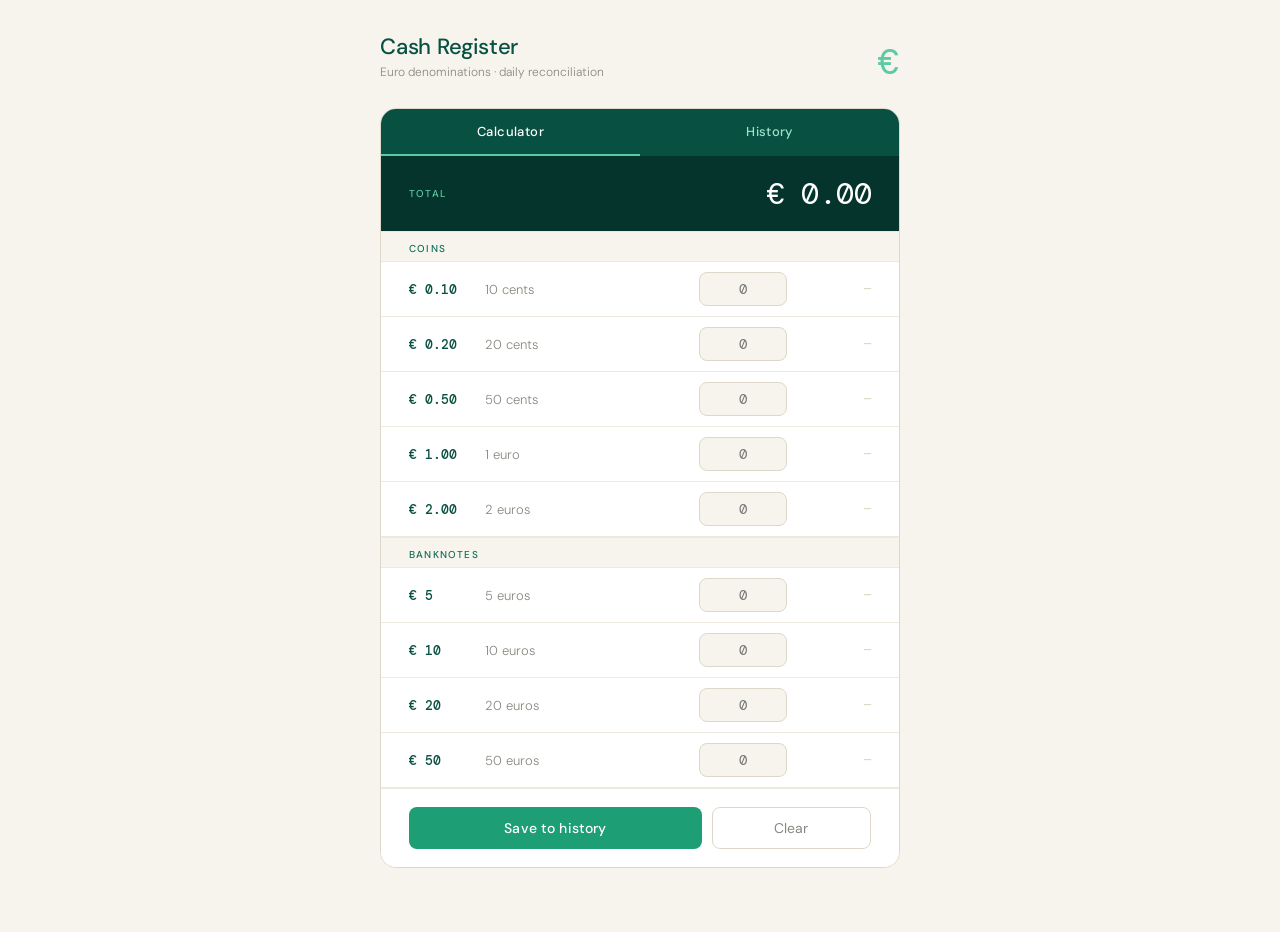
<file: CashBalancing/index.html>
<!DOCTYPE html>
<html lang="en">
<head>
  <meta charset="UTF-8">
  <meta name="viewport" content="width=device-width, initial-scale=1.0">
  <title>Euro Cash Register</title>
  <link href="https://fonts.googleapis.com/css2?family=DM+Mono:wght@400;500&family=DM+Sans:wght@300;400;500&display=swap" rel="stylesheet">
  <link rel="stylesheet" href="style.css">
</head>
<body>

  <header class="site-header">
    <div>
      <h1>Cash Register</h1>
      <p>Euro denominations · daily reconciliation</p>
    </div>
    <span class="euro-mark">€</span>
  </header>

  <div class="shell">

    <!-- Tabs -->
    <div class="tabs">
      <button class="tab-btn active" onclick="showTab('calc', this)">Calculator</button>
      <button class="tab-btn" id="hist-tab-btn" onclick="showTab('hist', this)">History</button>
    </div>

    <!-- CALCULATOR PAGE -->
    <div id="page-calc">
      <div class="total-strip">
        <span class="lbl">Total</span>
        <span class="amt" id="total">€ 0.00</span>
      </div>

      <div class="sec">Coins</div>
      <div class="row"><span class="denom">€ 0.10</span><span class="dlabel">10 cents</span><input type="number" min="0" placeholder="0" data-val="0.10" oninput="liveCalc()"><span class="subtot empty" id="s0">—</span></div>
      <div class="row"><span class="denom">€ 0.20</span><span class="dlabel">20 cents</span><input type="number" min="0" placeholder="0" data-val="0.20" oninput="liveCalc()"><span class="subtot empty" id="s1">—</span></div>
      <div class="row"><span class="denom">€ 0.50</span><span class="dlabel">50 cents</span><input type="number" min="0" placeholder="0" data-val="0.50" oninput="liveCalc()"><span class="subtot empty" id="s2">—</span></div>
      <div class="row"><span class="denom">€ 1.00</span><span class="dlabel">1 euro</span><input type="number" min="0" placeholder="0" data-val="1.00" oninput="liveCalc()"><span class="subtot empty" id="s3">—</span></div>
      <div class="row"><span class="denom">€ 2.00</span><span class="dlabel">2 euros</span><input type="number" min="0" placeholder="0" data-val="2.00" oninput="liveCalc()"><span class="subtot empty" id="s4">—</span></div>

      <div class="sec">Banknotes</div>
      <div class="row"><span class="denom">€ 5</span><span class="dlabel">5 euros</span><input type="number" min="0" placeholder="0" data-val="5.00" oninput="liveCalc()"><span class="subtot empty" id="s5">—</span></div>
      <div class="row"><span class="denom">€ 10</span><span class="dlabel">10 euros</span><input type="number" min="0" placeholder="0" data-val="10.00" oninput="liveCalc()"><span class="subtot empty" id="s6">—</span></div>
      <div class="row"><span class="denom">€ 20</span><span class="dlabel">20 euros</span><input type="number" min="0" placeholder="0" data-val="20.00" oninput="liveCalc()"><span class="subtot empty" id="s7">—</span></div>
      <div class="row"><span class="denom">€ 50</span><span class="dlabel">50 euros</span><input type="number" min="0" placeholder="0" data-val="50.00" oninput="liveCalc()"><span class="subtot empty" id="s8">—</span></div>

      <div class="actions">
        <button class="btn-save" onclick="saveEntry()">Save to history</button>
        <button class="btn-clear" onclick="clearAll()">Clear</button>
      </div>
    </div>

    <!-- HISTORY PAGE -->
    <div id="page-hist" class="hist-page">
      <div class="hist-toolbar">
        <span class="hist-count" id="hist-count">0 entries</span>
        <button class="btn-clrall" onclick="clearHistory()">Clear all</button>
      </div>
      <div id="hist-body">
        <div class="hist-empty">No entries yet.<br>Save a calculation from the Calculator tab.</div>
      </div>
    </div>

  </div>

  <script src="app.js"></script>
</body>
</html>
</file>
<file: CashBalancing/style.css>
*, *::before, *::after {
  box-sizing: border-box;
  margin: 0;
  padding: 0;
}

:root {
  --teal-900: #04342C;
  --teal-800: #085041;
  --teal-700: #0F6E56;
  --teal-500: #1D9E75;
  --teal-300: #5DCAA5;
  --teal-100: #9FE1CB;
  --teal-50:  #E1F5EE;
  --ivory:    #F7F4ED;
  --ivory-2:  #EDE9DE;
  --ivory-3:  #DDD8C9;
  --text-dark: #1A1A18;
  --text-mid:  #4A4A46;
  --text-soft: #888880;
}

html {
  height: 100%;
}

body {
  min-height: 100%;
  background-color: var(--ivory);
  font-family: 'DM Sans', sans-serif;
  color: var(--text-dark);
  display: flex;
  flex-direction: column;
  align-items: center;
  padding: 32px 16px 64px;
}

/* ── Header ── */
.site-header {
  width: 100%;
  max-width: 520px;
  margin-bottom: 28px;
  display: flex;
  align-items: flex-end;
  justify-content: space-between;
}

.site-header h1 {
  font-size: 22px;
  font-weight: 500;
  color: var(--teal-800);
  letter-spacing: -0.01em;
}

.site-header p {
  font-size: 12px;
  color: var(--text-soft);
  margin-top: 3px;
  font-weight: 300;
}

.euro-mark {
  font-family: 'DM Mono', monospace;
  font-size: 36px;
  color: var(--teal-300);
  line-height: 1;
}

/* ── Card shell ── */
.shell {
  width: 100%;
  max-width: 520px;
  border-radius: 16px;
  overflow: hidden;
  border: 1px solid var(--ivory-3);
  background: #fff;
}

/* ── Tabs ── */
.tabs {
  display: flex;
  background: var(--teal-800);
}

.tab-btn {
  flex: 1;
  padding: 14px 0;
  font-family: 'DM Sans', sans-serif;
  font-size: 13px;
  font-weight: 500;
  color: var(--teal-100);
  background: transparent;
  border: none;
  border-bottom: 2px solid transparent;
  cursor: pointer;
  letter-spacing: 0.03em;
  transition: color 0.15s, border-color 0.15s;
}

.tab-btn.active {
  color: #fff;
  border-bottom-color: var(--teal-300);
}

.tab-btn:hover:not(.active) {
  color: var(--teal-50);
}

/* ── Total strip ── */
.total-strip {
  background: var(--teal-900);
  padding: 18px 28px;
  display: flex;
  justify-content: space-between;
  align-items: center;
}

.total-strip .lbl {
  font-size: 10px;
  font-weight: 500;
  letter-spacing: 0.12em;
  text-transform: uppercase;
  color: var(--teal-300);
}

.total-strip .amt {
  font-family: 'DM Mono', monospace;
  font-size: 30px;
  font-weight: 400;
  color: #fff;
  letter-spacing: -0.02em;
  transition: color 0.2s;
}

/* ── Section heading ── */
.sec {
  padding: 10px 28px 6px;
  font-size: 10px;
  font-weight: 500;
  letter-spacing: 0.12em;
  text-transform: uppercase;
  color: var(--teal-700);
  background: var(--ivory);
  border-top: 1px solid var(--ivory-2);
  border-bottom: 1px solid var(--ivory-2);
}

/* ── Denomination row ── */
.row {
  display: grid;
  grid-template-columns: 68px 1fr 88px 76px;
  align-items: center;
  gap: 8px;
  padding: 10px 28px;
  border-bottom: 1px solid var(--ivory-2);
  background: #fff;
  transition: background 0.1s;
}

.row:hover {
  background: #FAFAF7;
}

.row:last-of-type {
  border-bottom: none;
}

.denom {
  font-family: 'DM Mono', monospace;
  font-size: 13px;
  font-weight: 500;
  color: var(--teal-800);
}

.dlabel {
  font-size: 13px;
  color: var(--text-soft);
  font-weight: 300;
}

.row input {
  width: 88px;
  text-align: center;
  border: 1px solid var(--ivory-3);
  border-radius: 8px;
  padding: 7px 8px;
  font-family: 'DM Mono', monospace;
  font-size: 14px;
  background: var(--ivory);
  color: var(--text-dark);
  outline: none;
  transition: border-color 0.15s, background 0.15s;
  -moz-appearance: textfield;
}

.row input::-webkit-outer-spin-button,
.row input::-webkit-inner-spin-button {
  -webkit-appearance: none;
  margin: 0;
}

.row input:focus {
  border-color: var(--teal-500);
  background: #fff;
  box-shadow: 0 0 0 3px rgba(29, 158, 117, 0.1);
}

.subtot {
  font-family: 'DM Mono', monospace;
  font-size: 12px;
  font-weight: 500;
  color: var(--teal-700);
  text-align: right;
}

.subtot.empty {
  color: var(--ivory-3);
}

/* ── Action bar ── */
.actions {
  display: flex;
  gap: 10px;
  padding: 18px 28px;
  background: #fff;
  border-top: 1px solid var(--ivory-2);
}

.btn-save {
  flex: 2;
  padding: 11px;
  background: var(--teal-500);
  color: #fff;
  border: none;
  border-radius: 8px;
  font-family: 'DM Sans', sans-serif;
  font-size: 14px;
  font-weight: 500;
  cursor: pointer;
  transition: background 0.15s;
  letter-spacing: 0.01em;
}

.btn-save:hover {
  background: var(--teal-700);
}

.btn-save:active {
  transform: scale(0.98);
}

.btn-clear {
  flex: 1;
  padding: 11px;
  background: transparent;
  color: var(--text-soft);
  border: 1px solid var(--ivory-3);
  border-radius: 8px;
  font-family: 'DM Sans', sans-serif;
  font-size: 14px;
  cursor: pointer;
  transition: background 0.15s, color 0.15s;
}

.btn-clear:hover {
  background: var(--ivory);
  color: var(--text-mid);
}

/* ── History page ── */
.hist-page {
  display: none;
}

.hist-toolbar {
  display: flex;
  justify-content: space-between;
  align-items: center;
  padding: 14px 28px;
  border-bottom: 1px solid var(--ivory-2);
  background: var(--ivory);
}

.hist-count {
  font-size: 12px;
  color: var(--text-soft);
  font-weight: 300;
}

.btn-clrall {
  font-size: 12px;
  color: var(--text-soft);
  background: none;
  border: none;
  cursor: pointer;
  font-family: 'DM Sans', sans-serif;
  padding: 4px 8px;
  border-radius: 4px;
  transition: background 0.1s, color 0.1s;
}

.btn-clrall:hover {
  background: #FDEAEA;
  color: #A32D2D;
}

.hist-empty {
  padding: 48px 28px;
  text-align: center;
  color: var(--text-soft);
  font-size: 14px;
  font-weight: 300;
  line-height: 1.7;
}

.hist-item {
  padding: 16px 28px;
  border-bottom: 1px solid var(--ivory-2);
  background: #fff;
  animation: fadeIn 0.2s ease;
}

.hist-item:last-child {
  border-bottom: none;
}

@keyframes fadeIn {
  from { opacity: 0; transform: translateY(-4px); }
  to   { opacity: 1; transform: none; }
}

.hist-meta {
  display: flex;
  justify-content: space-between;
  align-items: flex-start;
  margin-bottom: 10px;
}

.hist-datetime .date {
  font-size: 13px;
  font-weight: 500;
  color: var(--text-dark);
}

.hist-datetime .time {
  font-size: 11px;
  color: var(--text-soft);
  margin-top: 2px;
  font-family: 'DM Mono', monospace;
}

.hist-right {
  display: flex;
  align-items: center;
  gap: 12px;
}

.hist-total {
  font-family: 'DM Mono', monospace;
  font-size: 18px;
  font-weight: 500;
  color: var(--teal-800);
}

.btn-del {
  background: none;
  border: none;
  cursor: pointer;
  color: var(--ivory-3);
  font-size: 16px;
  line-height: 1;
  padding: 2px;
  transition: color 0.1s;
  font-family: inherit;
}

.btn-del:hover {
  color: #A32D2D;
}

.hist-breakdown {
  display: flex;
  flex-wrap: wrap;
  gap: 5px;
}

.pill {
  font-family: 'DM Mono', monospace;
  font-size: 11px;
  padding: 3px 9px;
  border-radius: 20px;
  background: var(--teal-50);
  color: var(--teal-800);
  border: 1px solid var(--teal-100);
}

/* ── Responsive ── */
@media (max-width: 400px) {
  .row {
    grid-template-columns: 60px 1fr 72px 64px;
    padding: 9px 16px;
    gap: 6px;
  }
  .actions {
    padding: 14px 16px;
  }
  .total-strip {
    padding: 16px 20px;
  }
  .hist-item,
  .hist-toolbar {
    padding-left: 16px;
    padding-right: 16px;
  }
  .sec {
    padding-left: 16px;
  }
}
</file>
